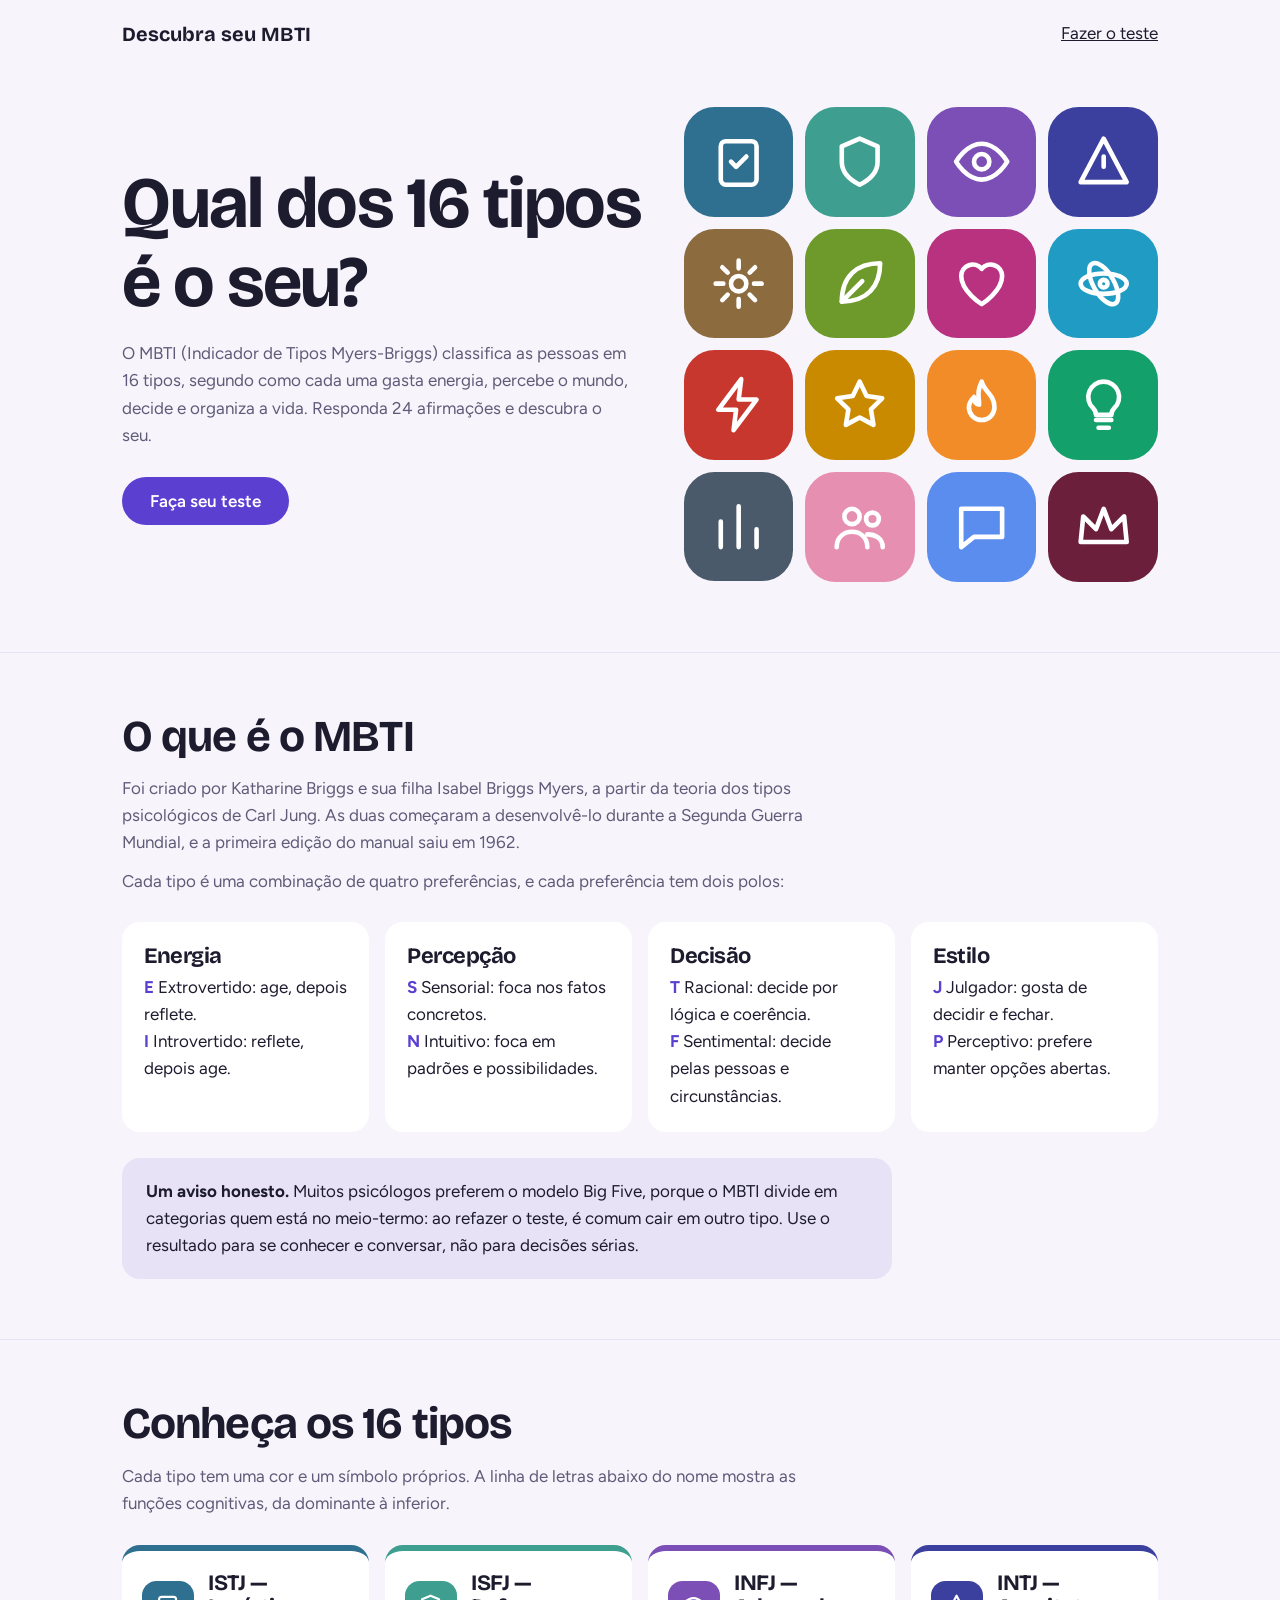
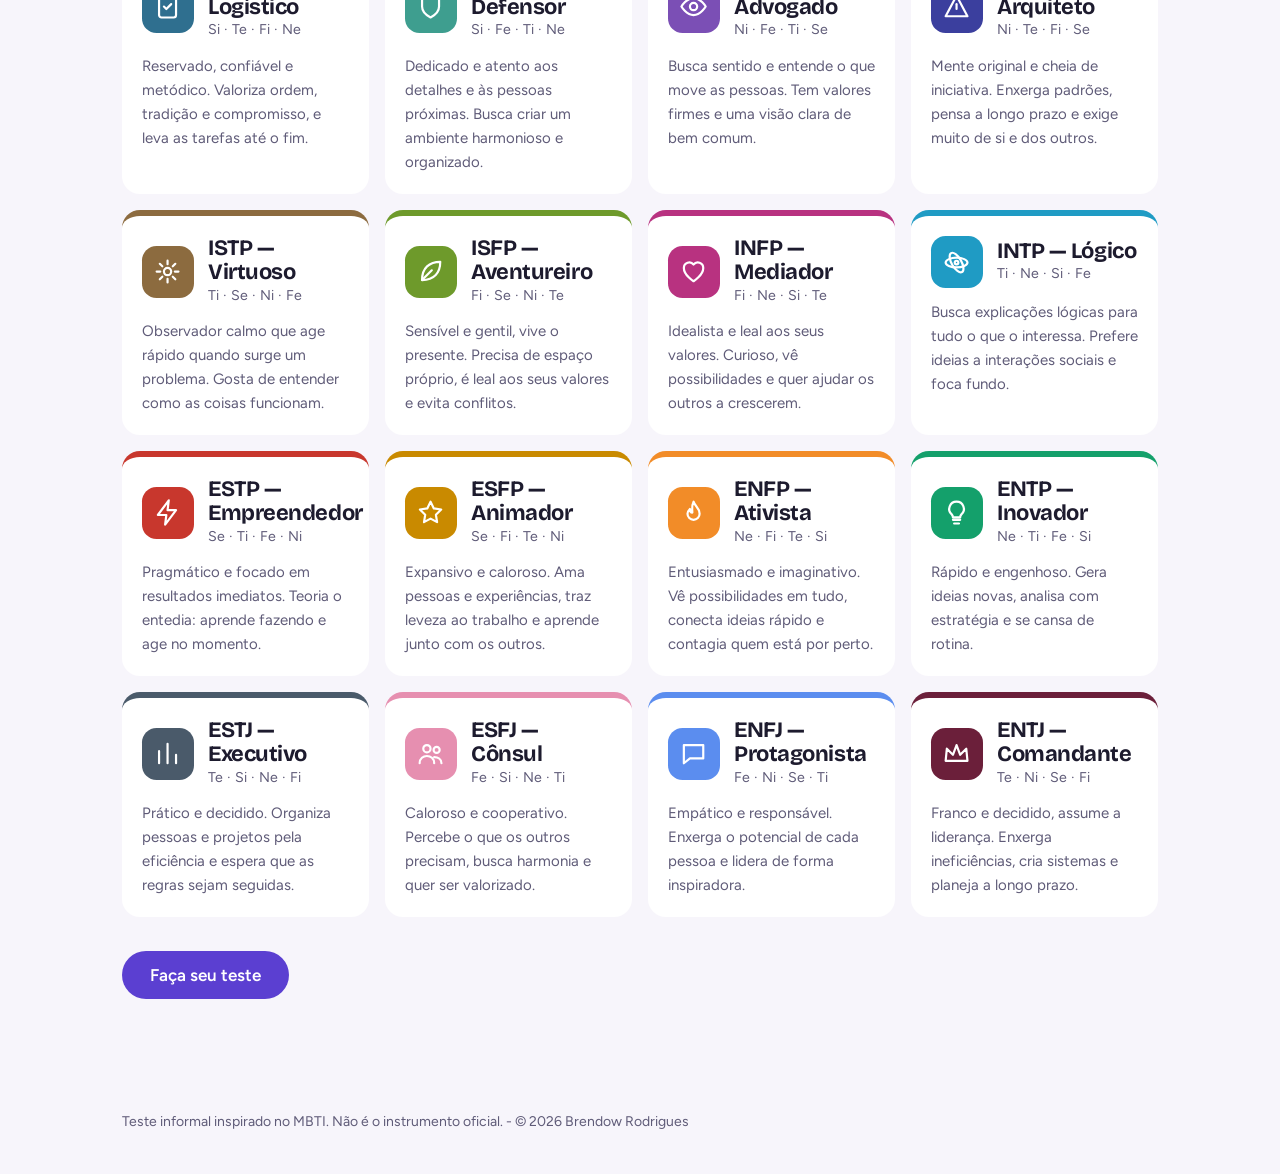
<file: index.html>
<!DOCTYPE html>
<html lang="pt-BR">
<head>
<meta charset="utf-8">
<meta name="viewport" content="width=device-width, initial-scale=1">
<title>Os 16 tipos de personalidade (MBTI)</title>
<meta name="description" content="Faça o teste e descubra qual dos 16 tipos de personalidade (MBTI) é o seu.">
<meta property="og:type" content="website">
<meta property="og:locale" content="pt_BR">
<meta property="og:title" content="Qual dos 16 tipos é o seu?">
<meta property="og:description" content="Teste de personalidade MBTI com 24 perguntas. Descubra seu tipo.">
<meta property="og:image" content="https://teste-mbti-taupe.vercel.app/logo/og-image.png">
<meta property="og:image:width" content="1200">
<meta property="og:image:height" content="630">
<meta name="twitter:card" content="summary_large_image">
<meta name="twitter:image" content="https://teste-mbti-taupe.vercel.app/logo/og-image.png">
<link rel="preconnect" href="https://fonts.googleapis.com">
<link href="https://fonts.googleapis.com/css2?family=Bricolage+Grotesque:wght@600;800&family=Figtree:wght@400;500;600&display=swap" rel="stylesheet">
<link rel="stylesheet" href="style.css">
<link rel="icon" type="image/png" sizes="32x32" href="logo/quiz-favicon-32.png">
<link rel="icon" href="logo/quiz-favicon.ico">
<link rel="apple-touch-icon" href="logo/quiz-favicon-180.png">
</head>
<body>
<div class="wrap">
  <div class="topo"><b>Descubra seu MBTI</b><a href="teste.html">Fazer o teste</a></div>
  <section class="hero">
    <div>
      <h1>Qual dos 16 tipos é o seu?</h1>
      <p>O MBTI (Indicador de Tipos Myers-Briggs) classifica as pessoas em 16 tipos, segundo como cada uma gasta energia, percebe o mundo, decide e organiza a vida. Responda 24 afirmações e descubra o seu.</p>
      <a class="btn" href="teste.html">Faça seu teste</a>
    </div>
    <div class="mosaico" id="mosaico" aria-label="Os 16 tipos"></div>
  </section>
</div>

<section class="bloco"><div class="wrap">
  <h2>O que é o MBTI</h2>
  <p>Foi criado por Katharine Briggs e sua filha Isabel Briggs Myers, a partir da teoria dos tipos psicológicos de Carl Jung. As duas começaram a desenvolvê-lo durante a Segunda Guerra Mundial, e a primeira edição do manual saiu em 1962.</p>
  <p>Cada tipo é uma combinação de quatro preferências, e cada preferência tem dois polos:</p>
  <div class="dims">
    <div class="dim"><h3>Energia</h3><p><b>E</b> Extrovertido: age, depois reflete.<br><b>I</b> Introvertido: reflete, depois age.</p></div>
    <div class="dim"><h3>Percepção</h3><p><b>S</b> Sensorial: foca nos fatos concretos.<br><b>N</b> Intuitivo: foca em padrões e possibilidades.</p></div>
    <div class="dim"><h3>Decisão</h3><p><b>T</b> Racional: decide por lógica e coerência.<br><b>F</b> Sentimental: decide pelas pessoas e circunstâncias.</p></div>
    <div class="dim"><h3>Estilo</h3><p><b>J</b> Julgador: gosta de decidir e fechar.<br><b>P</b> Perceptivo: prefere manter opções abertas.</p></div>
  </div>
  <div class="aviso"><b>Um aviso honesto.</b> Muitos psicólogos preferem o modelo Big Five, porque o MBTI divide em categorias quem está no meio-termo: ao refazer o teste, é comum cair em outro tipo. Use o resultado para se conhecer e conversar, não para decisões sérias.</div>
</div></section>

<section class="bloco"><div class="wrap">
  <h2>Conheça os 16 tipos</h2>
  <p>Cada tipo tem uma cor e um símbolo próprios. A linha de letras abaixo do nome mostra as funções cognitivas, da dominante à inferior.</p>
  <div class="grade" id="grade"></div>
  <p style="margin-top:34px"><a class="btn" href="teste.html">Faça seu teste</a></p>
</div></section>
<footer><div class="wrap">Teste informal inspirado no MBTI. Não é o instrumento oficial. - &copy; 2026 Brendow Rodrigues</div></footer>

<script src="tipos.js"></script>
<script>
const mos=document.getElementById('mosaico');
mos.innerHTML=TIPOS.map((t,i)=>`<div class="pop" style="--i:${i}">${icone(t)}</div>`).join('');
document.getElementById('grade').innerHTML=TIPOS.map(t=>`<article class="tipo" style="--k:${t.k}"><header>${icone(t,52)}<div><h3>${t.c} — ${t.n}</h3><small>${t.f}</small></div></header><p>${t.d}</p></article>`).join('');
const io=new IntersectionObserver(es=>es.forEach(e=>{if(e.isIntersecting){e.target.classList.add('vis');io.unobserve(e.target)}}),{threshold:.3});
document.querySelectorAll('.pop').forEach(p=>io.observe(p));
</script>
</body>
</html>
</file>
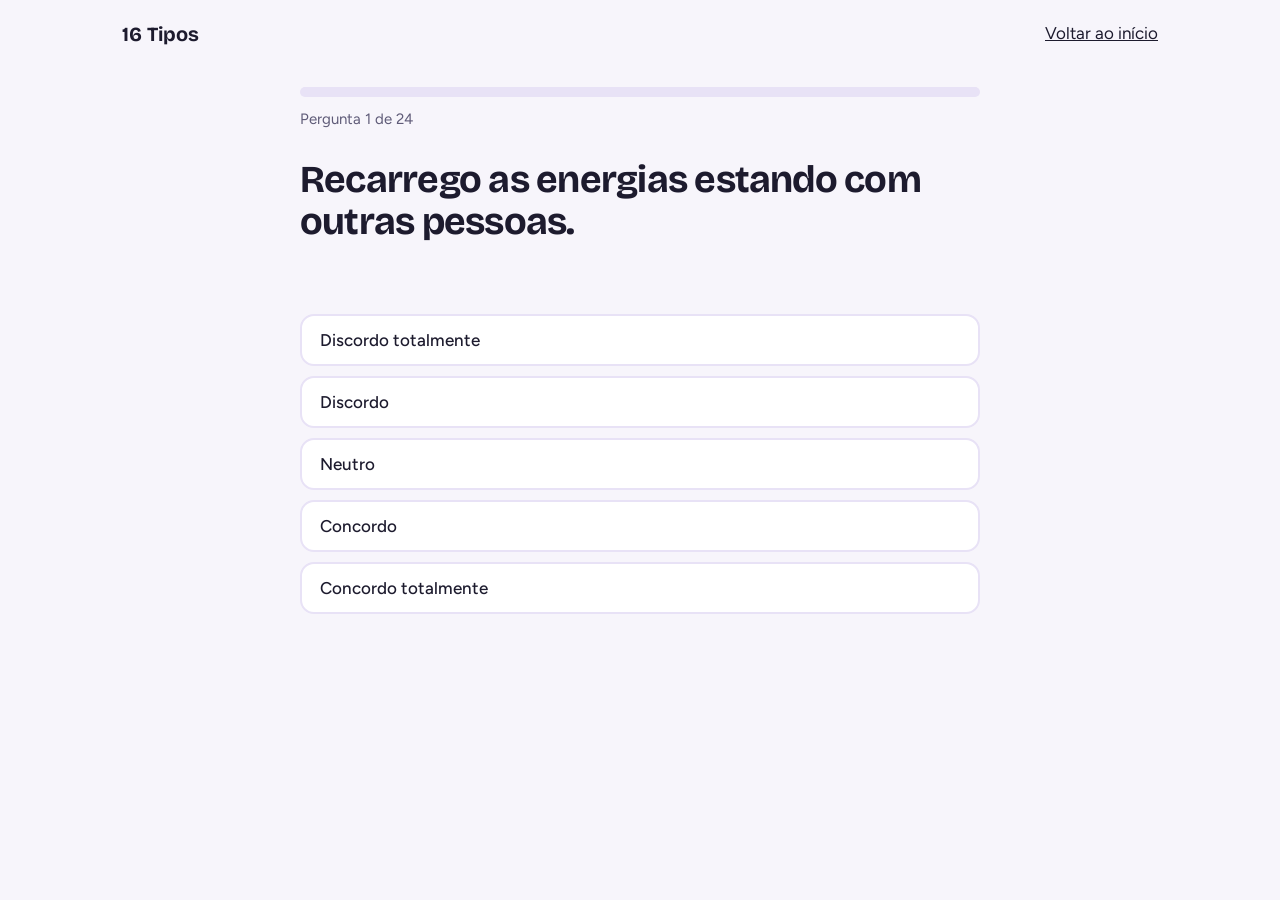
<file: teste.html>
<!DOCTYPE html>
<html lang="pt-BR">
<head>
<meta charset="utf-8">
<meta name="viewport" content="width=device-width, initial-scale=1">
<title>Faça seu teste — 16 Tipos</title>
<link rel="preconnect" href="https://fonts.googleapis.com">
<link href="https://fonts.googleapis.com/css2?family=Bricolage+Grotesque:wght@600;800&family=Figtree:wght@400;500;600&display=swap" rel="stylesheet">
<link rel="stylesheet" href="style.css">
<link rel="icon" type="image/png" sizes="32x32" href="logo/quiz-favicon-32.png">
<link rel="icon" href="logo/quiz-favicon.ico">
<link rel="apple-touch-icon" href="logo/quiz-favicon-180.png">
</head>
<body>
<div class="wrap">
  <div class="topo"><b>16 Tipos</b><a href="index.html">Voltar ao início</a></div>

  <main class="quiz" id="quiz">
    <div class="barra"><i id="prog"></i></div>
    <p class="cont" id="cont"></p>
    <h2 id="frase" aria-live="polite"></h2>
    <div class="esc" id="esc"></div>
    <button class="voltar" id="voltar" type="button">Voltar uma pergunta</button>
  </main>

  <main class="res" id="res" hidden></main>
</div>
<script src="tipos.js"></script>
<script src="teste.js"></script>
</body>
</html>
</file>
<file: style.css>
:root{--tinta:#1d1b2e;--papel:#f7f5fb;--lilas:#e8e2f6;--acento:#5b3fd1;--suave:#5f5b78;--r:18px}
*{box-sizing:border-box;margin:0}
html{scroll-behavior:smooth}
body{font:17px/1.6 'Figtree',system-ui,sans-serif;background:var(--papel);color:var(--tinta)}
h1,h2,h3{font-family:'Bricolage Grotesque','Figtree',sans-serif;line-height:1.1;letter-spacing:-.02em}
a{color:inherit}
:focus-visible{outline:3px solid var(--acento);outline-offset:3px}
.wrap{max-width:1080px;margin:0 auto;padding:0 22px}
.topo{display:flex;justify-content:space-between;align-items:center;padding:20px 0}
.topo b{font:700 20px 'Bricolage Grotesque',sans-serif}
.btn{display:inline-block;background:var(--acento);color:#fff;text-decoration:none;border:0;border-radius:99px;padding:14px 28px;font:600 17px 'Figtree',sans-serif;cursor:pointer;transition:transform .15s}
.btn:hover{transform:translateY(-2px)}
.btn.vazado{background:transparent;color:var(--tinta);border:2px solid var(--tinta)}
.hero{padding:40px 0 70px;display:grid;grid-template-columns:1.1fr 1fr;gap:40px;align-items:center}
.hero h1{font-size:clamp(40px,6vw,72px);margin-bottom:18px}
.hero p{max-width:46ch;color:var(--suave);margin-bottom:28px}
.mosaico{display:grid;grid-template-columns:repeat(4,1fr);gap:12px}
.ico{display:inline-grid;place-items:center;border-radius:28%;background:var(--k);flex:none}
.ico svg{width:56%;height:56%}
.mosaico .ico{width:100%;aspect-ratio:1;height:auto}
.pop{opacity:0;transform:scale(.6) rotate(-8deg)}
.pop.vis{opacity:1;transform:none;transition:all .5s cubic-bezier(.2,1.4,.4,1);transition-delay:calc(var(--i)*45ms)}
section.bloco{padding:60px 0;border-top:1px solid var(--lilas)}
.bloco h2{font-size:clamp(30px,4vw,44px);margin-bottom:14px}
.bloco>.wrap>p{max-width:62ch;color:var(--suave);margin-bottom:12px}
.dims{display:grid;grid-template-columns:repeat(auto-fit,minmax(230px,1fr));gap:16px;margin-top:26px}
.dim{background:#fff;border-radius:var(--r);padding:22px}
.dim h3{font-size:22px;margin-bottom:6px}
.dim b{color:var(--acento)}
.grade{display:grid;grid-template-columns:repeat(auto-fill,minmax(240px,1fr));gap:16px;margin-top:28px}
.tipo{background:#fff;border-radius:var(--r);padding:20px;border-top:6px solid var(--k)}
.tipo header{display:flex;gap:14px;align-items:center;margin-bottom:12px}
.tipo h3{font-size:22px}
.tipo small{color:var(--suave);display:block}
.tipo p{font-size:15px;color:var(--suave)}
.aviso{background:var(--lilas);border-radius:var(--r);padding:20px 24px;margin-top:26px;max-width:70ch}
footer{padding:40px 0;color:var(--suave);font-size:14px}
/* teste */
.quiz{max-width:680px;margin:20px auto 70px}
.barra{height:10px;border-radius:9px;background:var(--lilas);overflow:hidden;margin-bottom:10px}
.barra i{display:block;height:100%;width:0;background:var(--acento);transition:width .3s}
.cont{color:var(--suave);font-size:15px;margin-bottom:28px}
.quiz h2{font-size:clamp(26px,4vw,38px);min-height:3.4em;margin-bottom:26px}
.esc{display:grid;gap:10px}
.esc button{text-align:left;background:#fff;border:2px solid var(--lilas);border-radius:14px;padding:14px 18px;font:500 17px 'Figtree',sans-serif;color:var(--tinta);cursor:pointer;transition:all .15s}
.esc button:hover{border-color:var(--acento);transform:translateX(4px)}
.voltar{background:none;border:0;color:var(--suave);margin-top:22px;cursor:pointer;font:15px 'Figtree',sans-serif;text-decoration:underline}
.res{max-width:760px;margin:20px auto 70px;text-align:center}
.res .ico{width:150px;height:150px;margin:10px 0 18px;animation:giro .8s cubic-bezier(.2,1.4,.4,1)}
@keyframes giro{from{transform:scale(.3) rotate(-30deg);opacity:0}}
.res h2{font-size:clamp(34px,6vw,56px)}
.res .sub{color:var(--suave);margin:8px 0 20px}
.res .desc{max-width:56ch;margin:0 auto 30px}
.medidas{text-align:left;background:#fff;border-radius:var(--r);padding:22px;display:grid;gap:18px;margin-bottom:28px}
.med .rot{display:flex;justify-content:space-between;font-size:15px;margin-bottom:6px}
.med .tr{height:12px;border-radius:9px;background:var(--lilas);overflow:hidden}
.med .tr i{display:block;height:100%;background:var(--k);border-radius:9px}
.acoes{display:flex;gap:12px;justify-content:center;flex-wrap:wrap}
[hidden]{display:none!important}
@media(max-width:760px){.hero{grid-template-columns:1fr}}
@media(prefers-reduced-motion:reduce){*{animation:none!important;transition:none!important}.pop{opacity:1;transform:none}html{scroll-behavior:auto}}
</file>
